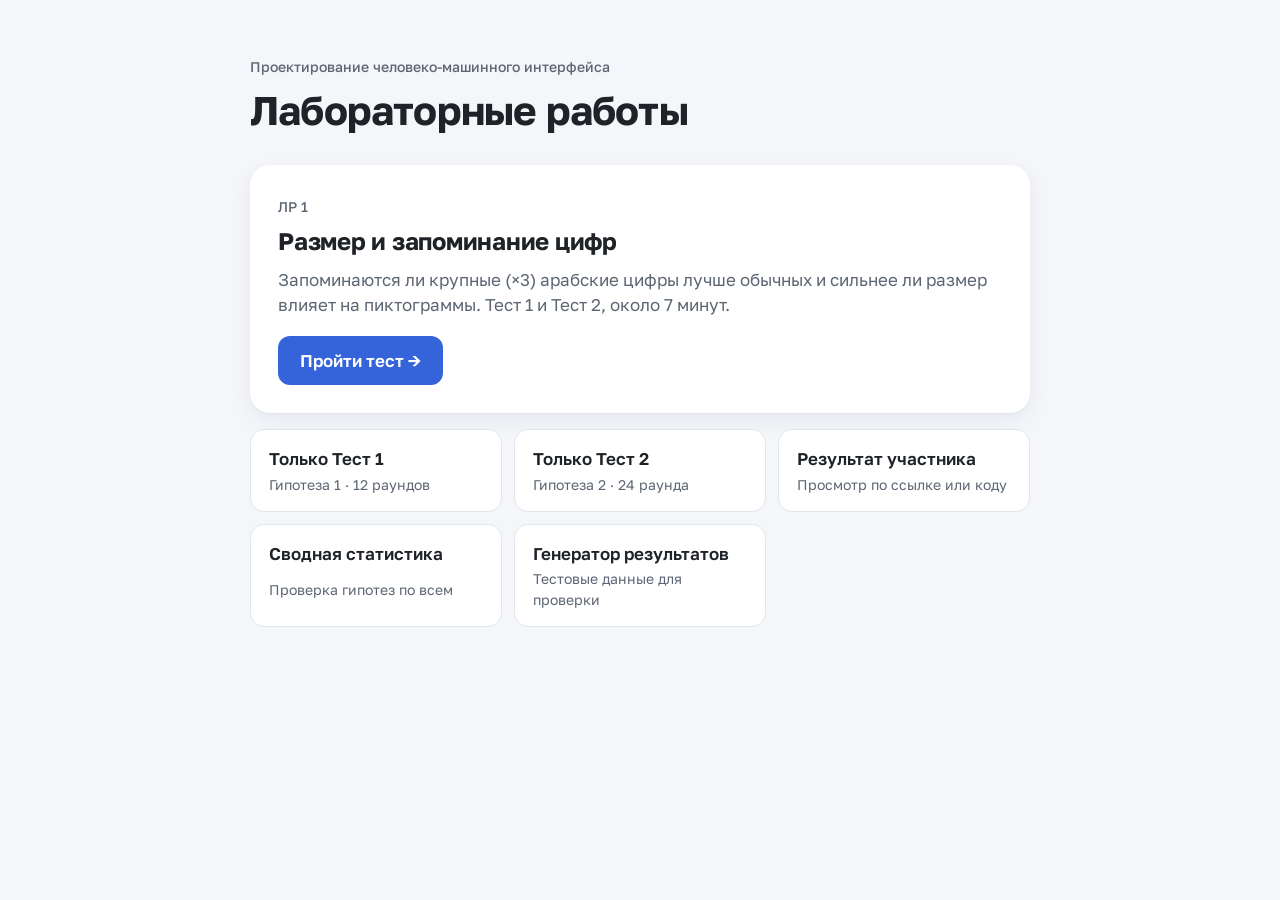
<file: index.html>
<!DOCTYPE html>
<html lang="ru">
<head>
  <meta charset="UTF-8">
  <meta name="viewport" content="width=device-width, initial-scale=1">
  <meta name="theme-color" content="#f4f6fa">
  <title>Проектирование ЧМИ — лабораторные</title>
  <link rel="preconnect" href="https://fonts.googleapis.com">
  <link rel="preconnect" href="https://fonts.gstatic.com" crossorigin>
  <link rel="stylesheet" href="https://fonts.googleapis.com/css2?family=Golos+Text:wght@400;500;600;700&display=swap">
  <style>
    * { box-sizing: border-box; }
    html, body { overflow-x: clip; }
    body { margin: 0; font-family: "Golos Text", system-ui, -apple-system, "Segoe UI", Roboto, Arial, sans-serif; font-size: 17px; line-height: 1.5; background: #f4f6fa; color: #1f2328; -webkit-font-smoothing: antialiased; }
    main { max-width: 820px; margin: 0 auto; padding: 56px 20px; }
    .eyebrow { color: #5d6673; font-size: 14px; font-weight: 500; margin: 0 0 10px; }
    h1 { font-size: clamp(28px, 5vw, 40px); letter-spacing: -0.02em; line-height: 1.15; margin: 0 0 32px; }
    .lab { display: block; padding: 28px; background: #fff; border-radius: 20px; box-shadow: 0 1px 2px rgba(20,30,50,.05), 0 8px 24px rgba(20,30,50,.06); color: inherit; text-decoration: none; transition: transform .15s, box-shadow .15s; }
    .lab:hover { transform: translateY(-2px); box-shadow: 0 2px 4px rgba(20,30,50,.06), 0 14px 32px rgba(20,30,50,.09); }
    .lab small { color: #5d6673; font-size: 14px; font-weight: 500; }
    .lab h2 { font-size: 24px; letter-spacing: -0.01em; margin: 4px 0 8px; }
    .lab p { color: #5d6673; margin: 0 0 18px; }
    .go { display: inline-flex; padding: 12px 22px; border-radius: 12px; background: #3563d9; color: #fff; font-weight: 600; }
    .links { display: grid; grid-template-columns: repeat(auto-fit, minmax(220px, 1fr)); gap: 12px; margin-top: 16px; }
    .links a { display: grid; gap: 2px; padding: 16px 18px; background: #fff; border-radius: 14px; color: inherit; text-decoration: none; border: 1px solid #e1e5ec; }
    .links a:hover { border-color: #3563d9; }
    .links b { font-weight: 600; }
    .links span { color: #5d6673; font-size: 14px; }
    @media (max-width: 560px) { main { padding: 32px 16px; } .lab { padding: 22px 18px; } }
  </style>
</head>
<body>
  <main>
    <p class="eyebrow">Проектирование человеко-машинного интерфейса</p>
    <h1>Лабораторные работы</h1>

    <a class="lab" href="lab_1/">
      <small>ЛР 1</small>
      <h2>Размер и запоминание цифр</h2>
      <p>Запоминаются ли крупные (×3) арабские цифры лучше обычных и сильнее ли размер влияет на пиктограммы. Тест 1 и Тест 2, около 7 минут.</p>
      <span class="go">Пройти тест →</span>
    </a>

    <div class="links">
      <a href="lab_1/?test=1"><b>Только Тест 1</b><span>Гипотеза 1 · 12 раундов</span></a>
      <a href="lab_1/?test=2"><b>Только Тест 2</b><span>Гипотеза 2 · 24 раунда</span></a>
      <a href="lab_1/view.html"><b>Результат участника</b><span>Просмотр по ссылке или коду</span></a>
      <a href="lab_1/summary.html"><b>Сводная статистика</b><span>Проверка гипотез по всем</span></a>
      <a href="lab_1/generate.html"><b>Генератор результатов</b><span>Тестовые данные для проверки</span></a>
    </div>
  </main>
</body>
</html>
</file>
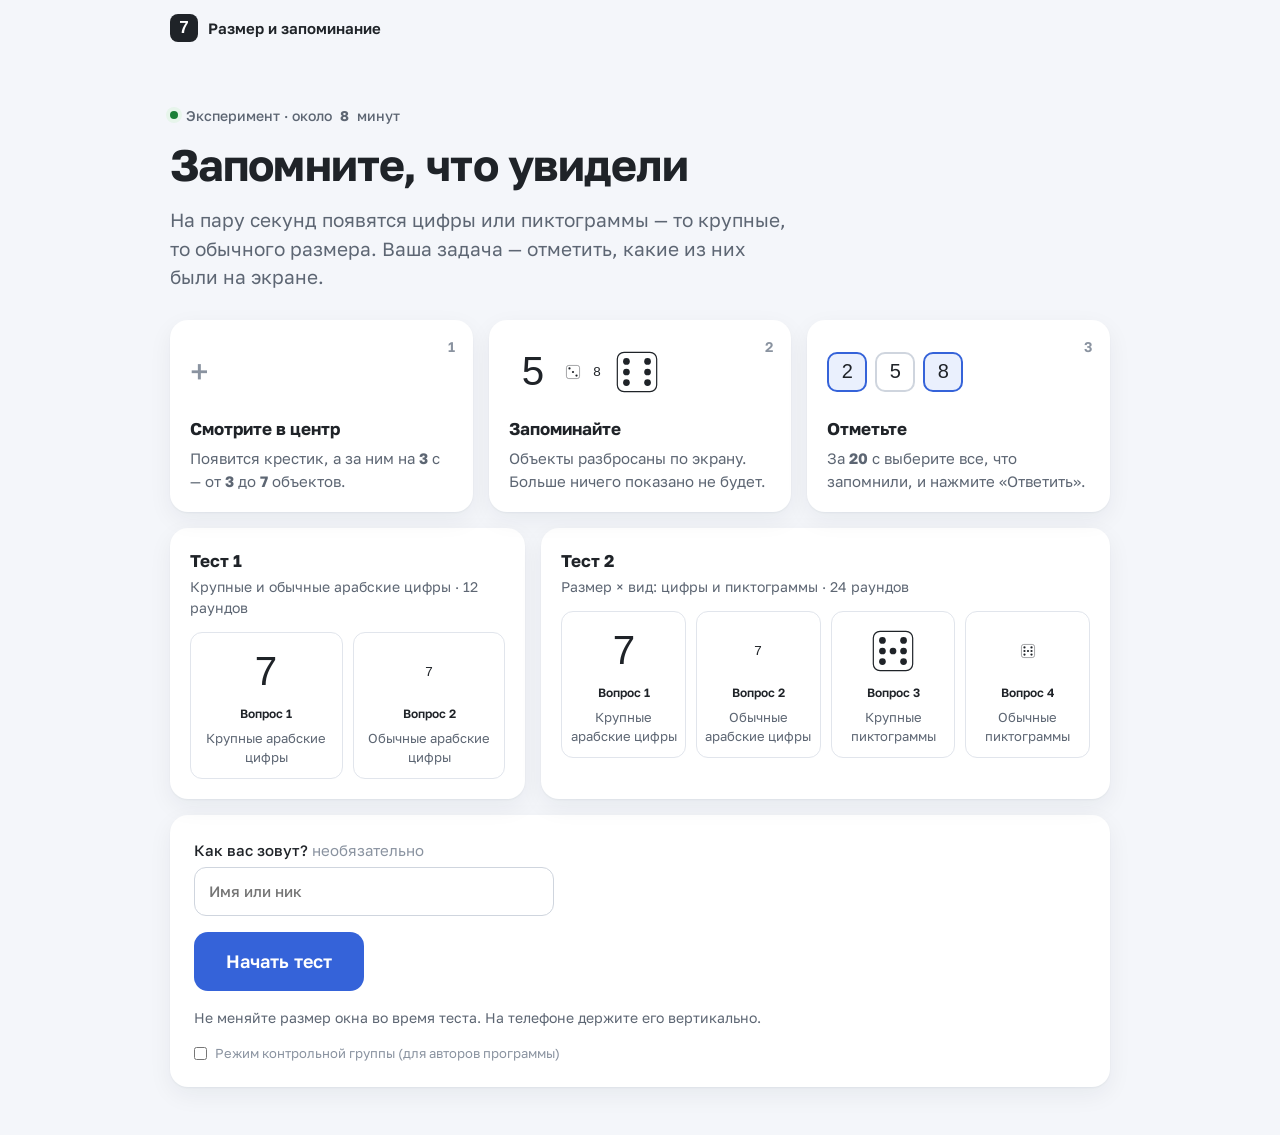
<file: lab_1/index.html>
<!DOCTYPE html>
<html lang="ru">
<head>
  <meta charset="UTF-8">
  <meta name="viewport" content="width=device-width, initial-scale=1, viewport-fit=cover">
  <meta name="theme-color" content="#f4f6fa">
  <title>ЛР 1 — Размер и запоминание</title>
  <link rel="preconnect" href="https://fonts.googleapis.com">
  <link rel="preconnect" href="https://fonts.gstatic.com" crossorigin>
  <link rel="stylesheet" href="https://fonts.googleapis.com/css2?family=Golos+Text:wght@400;500;600;700&display=swap">
  <link rel="stylesheet" href="test.css">
</head>
<body>
  <header class="bar">
    <div class="bar-in">
      <a href="../" class="brand"><span class="brand-mark">7</span><span class="brand-text">Размер и запоминание</span></a>
      <span id="progress" class="bar-progress"></span>
    </div>
    <div id="track" class="track" hidden></div>
  </header>

  <main id="app">
    <!-- Старт -->
    <section id="screen-start" class="screen">
      <div class="hero">
        <p class="eyebrow"><span class="dot"></span>Эксперимент · около <b id="dur-label">7</b> минут</p>
        <h1>Запомните, что увидели</h1>
        <p class="lead">На пару секунд появятся цифры или пиктограммы — то крупные, то обычного размера. Ваша задача — отметить, какие из них были на экране.</p>
      </div>

      <ol class="steps">
        <li class="step">
          <span class="step-n">1</span>
          <div class="step-pic"><span class="mini fix">+</span></div>
          <b>Смотрите в центр</b>
          <span>Появится крестик, а за ним на <b id="t-label">3</b>&nbsp;с — от <b id="min-label">3</b> до <b id="max-label">7</b> объектов.</span>
        </li>
        <li class="step">
          <span class="step-n">2</span>
          <div class="step-pic" id="step-pic"></div>
          <b>Запоминайте</b>
          <span>Объекты разбросаны по экрану. Больше ничего показано не будет.</span>
        </li>
        <li class="step">
          <span class="step-n">3</span>
          <div class="step-pic step-keys"><i class="on">2</i><i>5</i><i class="on">8</i></div>
          <b>Отметьте</b>
          <span>За <b id="a-label">20</b>&nbsp;с выберите все, что запомнили, и нажмите «Ответить».</span>
        </li>
      </ol>

      <div class="plan" id="plan"></div>

      <div class="start-card">
        <label class="field">
          <span>Как вас зовут? <em>необязательно</em></span>
          <input id="name" type="text" maxlength="40" autocomplete="name" placeholder="Имя или ник">
        </label>
        <button id="btn-start" class="btn big">Начать тест</button>
        <p class="note">Не меняйте размер окна во время теста. На телефоне держите его вертикально.</p>
        <label class="check"><input type="checkbox" id="control-mode"> Режим контрольной группы (для авторов программы)</label>
      </div>
    </section>

    <!-- Вступление к вопросу -->
    <section id="screen-block" class="screen center" hidden>
      <div class="panel block">
        <p class="eyebrow" id="block-kicker"></p>
        <h2 id="block-title"></h2>
        <div class="preview" id="block-preview"></div>
        <p class="preview-cap" id="block-cap"></p>
        <p class="muted" id="block-text"></p>
        <button id="btn-block" class="btn big">Начать вопрос</button>
        <p class="kbd-hint">или нажмите <kbd>Enter</kbd></p>
      </div>
    </section>

    <!-- Показ -->
    <section id="screen-show" class="screen" hidden>
      <div id="stage" class="stage"><div class="fixation">+</div></div>
    </section>

    <!-- Ответ -->
    <section id="screen-answer" class="screen center" hidden>
      <div class="panel answer">
        <div class="answer-head">
          <h2 id="answer-title">Что было на экране?</h2>
          <span class="chip" id="answer-chip"></span>
        </div>
        <div class="timer" id="answer-timer">
          <div class="timer-row"><span class="timer-label"></span><span class="timer-val"></span></div>
          <div class="timer-bar"><i></i></div>
        </div>
        <div id="options" class="options"></div>
        <div id="feedback" class="feedback" hidden></div>
        <div class="answer-foot">
          <span class="muted" id="picked">Ничего не отмечено</span>
          <button id="btn-submit" class="btn">Ответить</button>
          <button id="btn-next" class="btn" hidden>Дальше</button>
        </div>
        <p class="kbd-hint" id="answer-hint">Клавиши <kbd>1</kbd>–<kbd>9</kbd> — отметить, <kbd>Enter</kbd> — ответить</p>
      </div>
    </section>
  </main>

  <script src="render.js"></script>
  <script src="plan.js"></script>
  <script src="results.js"></script>
  <script src="telegram.js"></script>
  <script src="app.js"></script>
</body>
</html>
</file>
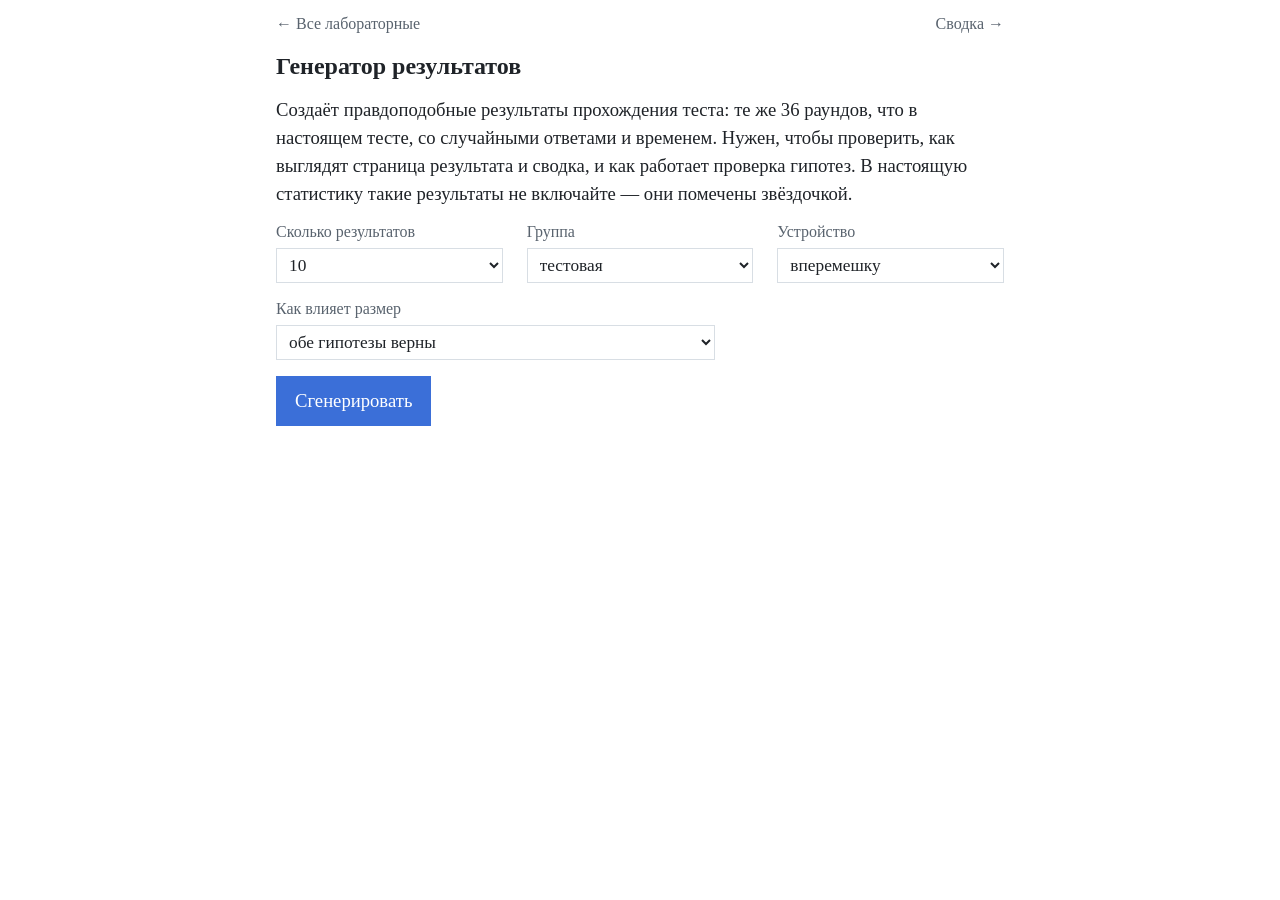
<file: lab_1/generate.html>
<!DOCTYPE html>
<html lang="ru">
<head>
  <meta charset="UTF-8">
  <meta name="viewport" content="width=device-width, initial-scale=1">
  <title>ЛР 1 — Генератор результатов</title>
  <link rel="stylesheet" href="style.css">
</head>
<body>
  <header class="top">
    <a href="../" class="back">← Все лабораторные</a>
    <a href="summary.html" class="back">Сводка →</a>
  </header>

  <main>
    <section class="card">
      <h1>Генератор результатов</h1>
      <p>Создаёт правдоподобные результаты прохождения теста: те же 36 раундов, что в настоящем тесте, со случайными ответами и временем. Нужен, чтобы проверить, как выглядят страница результата и сводка, и как работает проверка гипотез. В настоящую статистику такие результаты не включайте — они помечены звёздочкой.</p>

      <div class="form">
        <label>Сколько результатов
          <select id="count">
            <option value="1">1</option>
            <option value="5">5</option>
            <option value="10" selected>10</option>
            <option value="20">20</option>
          </select>
        </label>
        <label>Группа
          <select id="group">
            <option value="test">тестовая</option>
            <option value="control">контрольная</option>
            <option value="mixed">вперемешку</option>
          </select>
        </label>
        <label>Устройство
          <select id="device">
            <option value="mixed">вперемешку</option>
            <option value="pc">компьютер</option>
            <option value="phone">телефон</option>
          </select>
        </label>
        <label>Как влияет размер
          <select id="effect">
            <option value="both">обе гипотезы верны</option>
            <option value="h1">крупные лучше, но одинаково для цифр и пиктограмм</option>
            <option value="none">размер не влияет</option>
            <option value="random">у каждого по-своему (случайно)</option>
          </select>
        </label>
      </div>

      <div class="actions">
        <button id="btn-gen" class="btn primary">Сгенерировать</button>
      </div>
    </section>

    <section id="out" class="card" hidden>
      <h2>Готовые результаты</h2>
      <ol id="list" class="gen-list"></ol>
      <div class="actions">
        <button id="btn-summary" class="btn primary">Посчитать в сводке</button>
        <button id="btn-copy" class="btn">Скопировать все ссылки</button>
      </div>
      <p class="hint" id="msg">«Посчитать в сводке» откроет сводку сразу с этими результатами.</p>
    </section>
  </main>

  <script src="render.js"></script>
  <script src="plan.js"></script>
  <script src="results.js"></script>
  <script src="generate.js"></script>
</body>
</html>
</file>
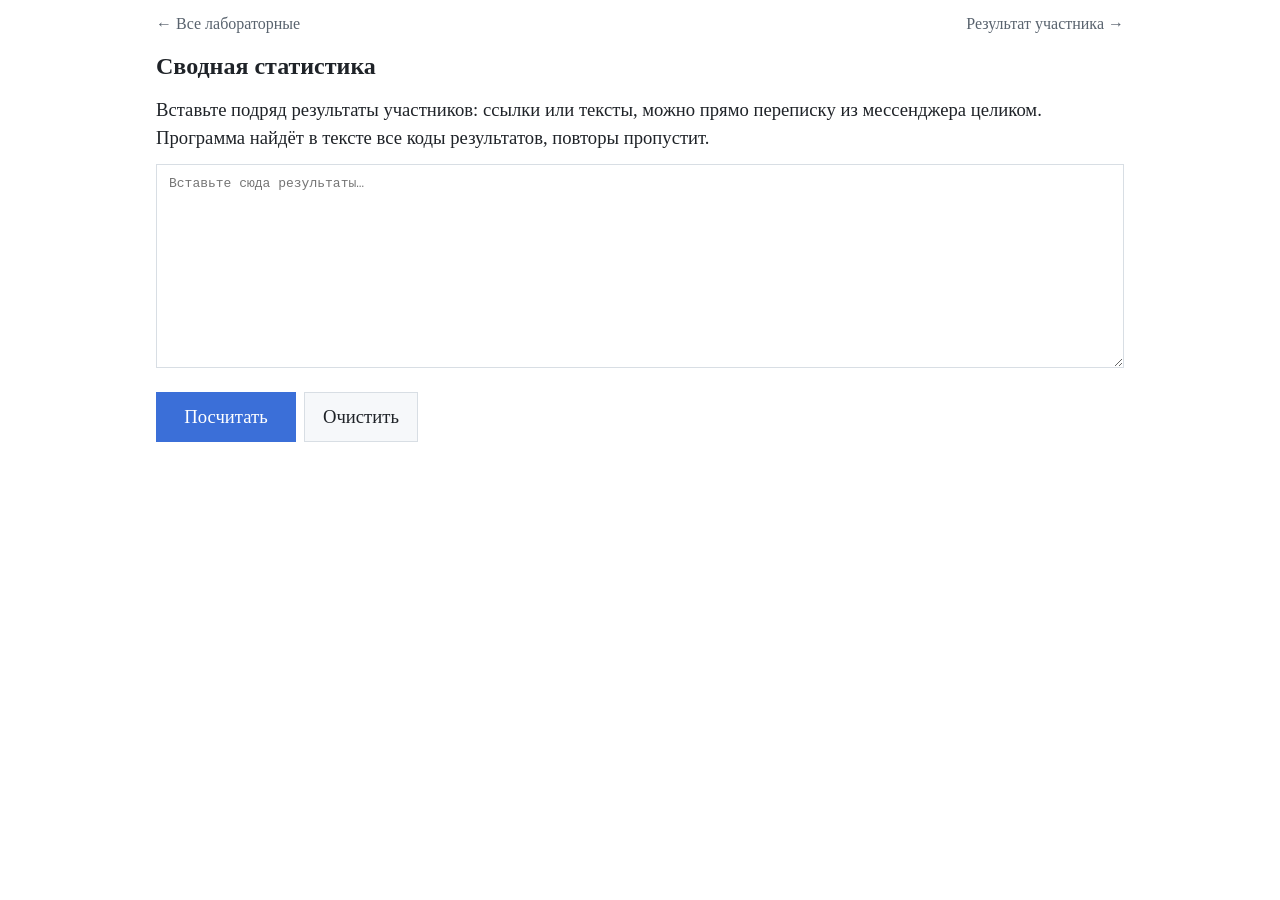
<file: lab_1/summary.html>
<!DOCTYPE html>
<html lang="ru">
<head>
  <meta charset="UTF-8">
  <meta name="viewport" content="width=device-width, initial-scale=1">
  <title>ЛР 1 — Сводная статистика</title>
  <link rel="stylesheet" href="style.css">
</head>
<body class="wide">
  <header class="top">
    <a href="../" class="back">← Все лабораторные</a>
    <a href="view.html" class="back">Результат участника →</a>
  </header>

  <main>
    <section class="card">
      <h1>Сводная статистика</h1>
      <p>Вставьте подряд результаты участников: ссылки или тексты, можно прямо переписку из мессенджера целиком. Программа найдёт в тексте все коды результатов, повторы пропустит.</p>
      <textarea id="input" class="paste" rows="10" placeholder="Вставьте сюда результаты…"></textarea>
      <div class="actions">
        <button id="btn-calc" class="btn primary">Посчитать</button>
        <button id="btn-clear" class="btn">Очистить</button>
      </div>
      <p class="hint" id="status"></p>
    </section>

    <section id="out" hidden>
      <div class="card head-card">
        <div class="seg" id="filter"></div>
        <div class="actions">
          <button id="btn-copy" class="btn">Скопировать сводку текстом</button>
        </div>
        <p class="hint" id="copy-msg">Текст сводки содержит проверку гипотез и таблицы по всем участникам и по каждой группе. Его удобно вставить в отчёт.</p>
      </div>
      <div id="report"></div>
      <section class="card">
        <h2>Участники</h2>
        <div class="fig">
          <p class="fig-caption" id="people-caption">Таблица — Результаты каждого участника</p>
          <div class="table-wrap"><table class="tbl people" id="people"></table></div>
          <p class="fig-note">Проценты — доля правильно отмеченных объектов. Δ1 — разница «крупные − обычные» в Тесте 1; Δцифры и Δпикт. — то же в Тесте 2; последняя колонка — главный показатель гипотезы 2. Звёздочка — сгенерированный результат. Номер открывает подробный результат.</p>
        </div>
      </section>
    </section>
  </main>

  <script src="render.js"></script>
  <script src="results.js"></script>
  <script src="summary.js"></script>
</body>
</html>
</file>
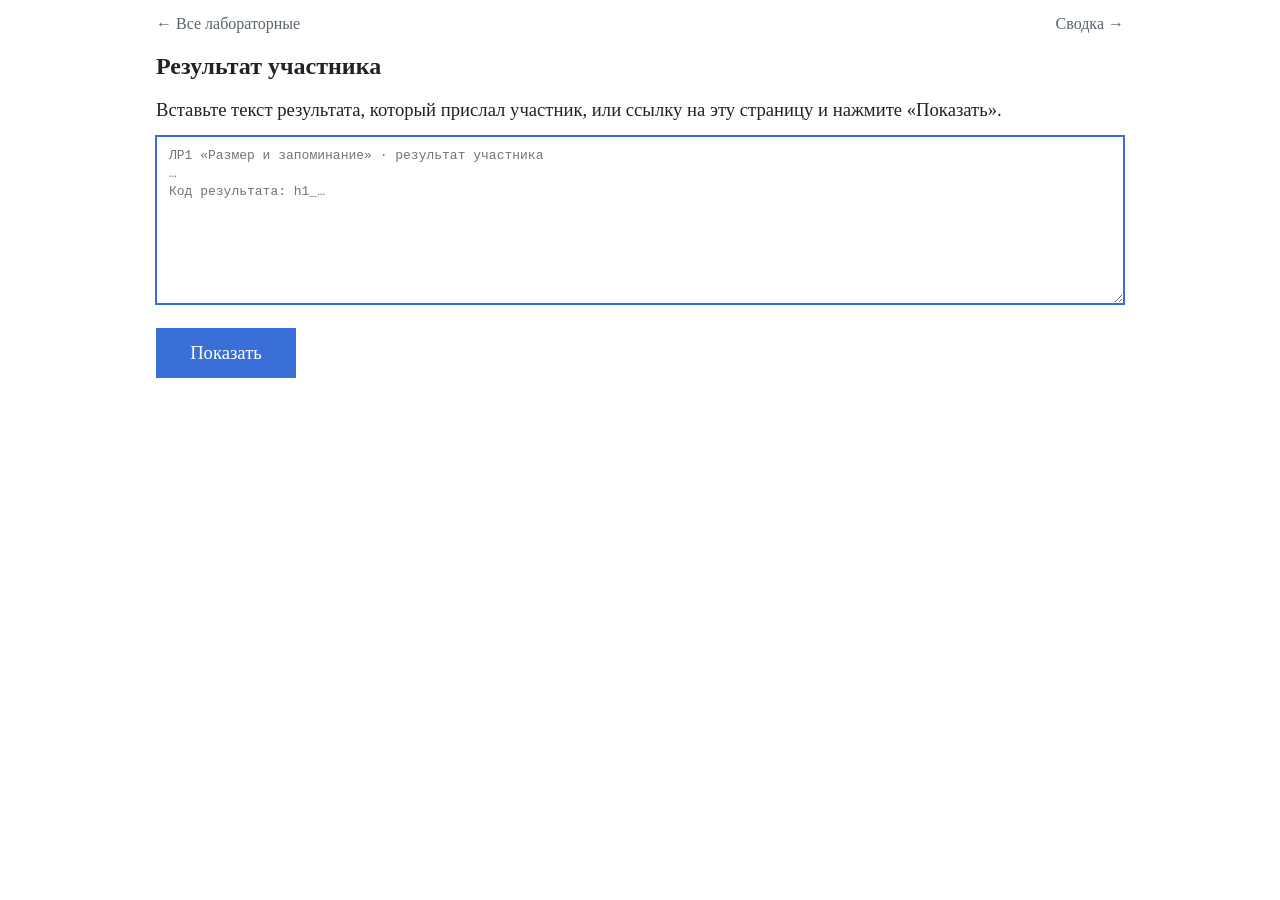
<file: lab_1/view.html>
<!DOCTYPE html>
<html lang="ru">
<head>
  <meta charset="UTF-8">
  <meta name="viewport" content="width=device-width, initial-scale=1">
  <title>ЛР 1 — Результат участника</title>
  <link rel="stylesheet" href="style.css">
</head>
<body class="wide">
  <header class="top">
    <a href="../" class="back">← Все лабораторные</a>
    <a href="summary.html" class="back">Сводка →</a>
  </header>

  <main>
    <section id="paste" class="card" hidden>
      <h1>Результат участника</h1>
      <p>Вставьте текст результата, который прислал участник, или ссылку на эту страницу и нажмите «Показать».</p>
      <textarea id="input" class="paste" rows="8" placeholder="ЛР1 «Размер и запоминание» · результат участника&#10;…&#10;Код результата: h1_…"></textarea>
      <div class="actions">
        <button id="btn-show" class="btn primary">Показать</button>
        <a id="btn-back" class="btn" href="#" hidden>Вернуться к результату</a>
      </div>
      <p class="hint" id="paste-msg"></p>
    </section>

    <section id="view" hidden>
      <div id="done" class="done" hidden>
        <b id="done-title">Спасибо за участие!</b>
        <span id="done-text"></span>
        <button id="btn-resend" class="btn" hidden>Отправить ещё раз</button>
      </div>
      <div class="card head-card">
        <h1>Результат</h1>
        <div class="meta" id="meta"></div>
        <div class="actions">
          <button id="btn-copy" class="btn primary">Скопировать результат</button>
          <button id="btn-link" class="btn primary">Скопировать ссылку</button>
          <a id="btn-again" class="btn" href="./">Пройти тест ещё раз</a>
          <button id="btn-other" class="btn">Открыть другой результат</button>
        </div>
        <p class="hint" id="copy-msg">Скопируйте результат текстом или ссылкой и отправьте тому, кто проводит тестирование.</p>
      </div>
      <div id="report"></div>
    </section>
  </main>

  <script src="render.js"></script>
  <script src="results.js"></script>
  <script src="telegram.js"></script>
  <script src="view.js"></script>
</body>
</html>
</file>
<file: lab_1/test.css>
:root {
  color-scheme: light;
  --bg: #f4f6fa;
  --panel: #ffffff;
  --ink: #1f2328;
  --muted: #5d6673;
  --soft: #8a93a0;
  --line: #e1e5ec;
  --line-2: #cfd5de;
  --accent: #3563d9;
  --accent-2: #2a52bb;
  --accent-bg: #eaf0fd;
  --ok: #1a7f37;
  --ok-bg: #e7f5eb;
  --miss: #b45309;
  --miss-bg: #fff4e5;
  --fa: #cf222e;
  --fa-bg: #fdecec;
  --warn: #d97706;
  --radius: 18px;
  --shadow: 0 1px 2px rgba(20, 30, 50, .05), 0 8px 24px rgba(20, 30, 50, .06);
}

* { box-sizing: border-box; }
[hidden] { display: none !important; }
html, body { overflow-x: clip; }

body {
  margin: 0;
  font-family: "Golos Text", system-ui, -apple-system, "Segoe UI", Roboto, Arial, sans-serif;
  font-size: 17px;
  line-height: 1.5;
  background: var(--bg);
  color: var(--ink);
  -webkit-font-smoothing: antialiased;
}
body.showing { background: #fff; }
body.showing .bar { visibility: hidden; }

h1, h2 { letter-spacing: -0.02em; line-height: 1.15; margin: 0; }
h1 { font-size: clamp(30px, 5vw, 44px); font-weight: 700; }
h2 { font-size: clamp(22px, 3.2vw, 28px); font-weight: 650; }
p { margin: 0; }
.muted { color: var(--muted); }
kbd {
  font: 600 12px/1 ui-monospace, Consolas, monospace;
  padding: 3px 6px;
  border: 1px solid var(--line-2);
  border-bottom-width: 2px;
  border-radius: 6px;
  background: #fff;
  color: var(--ink);
}

/* Шапка */
.bar { position: sticky; top: 0; z-index: 5; background: color-mix(in srgb, var(--bg) 88%, transparent); backdrop-filter: blur(8px); }
.bar-in { display: flex; align-items: center; justify-content: space-between; gap: 12px; max-width: 980px; height: 56px; margin: 0 auto; padding: 0 20px; }
.brand { display: inline-flex; align-items: center; gap: 10px; color: var(--ink); text-decoration: none; font-weight: 600; font-size: 15px; }
.brand-mark { display: grid; place-items: center; width: 28px; height: 28px; border-radius: 8px; background: var(--ink); color: #fff; font-family: Arial, sans-serif; font-size: 17px; }
.bar-progress { color: var(--muted); font-size: 14px; font-variant-numeric: tabular-nums; text-align: right; }
.track { display: flex; gap: 4px; max-width: 980px; margin: 0 auto; padding: 0 20px 10px; }
.track .seg { flex: 1; height: 5px; border-radius: 3px; background: var(--line); overflow: hidden; }
.track .seg i { display: block; height: 100%; width: 0; background: var(--accent); transition: width .3s; }
.track .seg.gap { margin-left: 10px; }

main { max-width: 980px; margin: 0 auto; padding: 8px 20px 48px; }
.screen.center { display: grid; place-items: center; min-height: calc(100vh - 56px - 60px); min-height: calc(100dvh - 56px - 60px); }

/* Кнопки */
.btn {
  display: inline-flex; align-items: center; justify-content: center; gap: 8px;
  font: inherit; font-weight: 600;
  padding: 12px 22px;
  border: 0; border-radius: 12px;
  background: var(--accent); color: #fff;
  cursor: pointer;
  transition: background .15s, transform .05s;
}
.btn:hover { background: var(--accent-2); }
.btn:active { transform: translateY(1px); }
.btn:focus-visible { outline: 3px solid color-mix(in srgb, var(--accent) 35%, transparent); outline-offset: 2px; }
.btn.big { padding: 16px 32px; font-size: 18px; border-radius: 14px; }

/* Старт */
.hero { padding: 36px 0 28px; max-width: 700px; }
.eyebrow { display: inline-flex; align-items: center; gap: 8px; color: var(--muted); font-size: 14px; font-weight: 500; margin-bottom: 14px; }
.eyebrow .dot { width: 8px; height: 8px; border-radius: 50%; background: var(--ok); box-shadow: 0 0 0 4px var(--ok-bg); }
.lead { margin-top: 16px; font-size: 19px; color: var(--muted); max-width: 620px; }

.steps { list-style: none; display: grid; grid-template-columns: repeat(3, 1fr); gap: 16px; padding: 0; margin: 0 0 16px; }
.step { position: relative; display: grid; gap: 6px; align-content: start; padding: 20px; background: var(--panel); border-radius: var(--radius); box-shadow: var(--shadow); }
.step > span:last-child { color: var(--muted); font-size: 15px; }
.step-n { position: absolute; top: 16px; right: 18px; color: var(--soft); font-weight: 600; font-size: 14px; }
.step-pic { display: flex; align-items: center; gap: 8px; height: 64px; margin-bottom: 6px; }
.step-pic svg { display: block; }
.mini.fix { font-size: 34px; color: var(--soft); font-weight: 300; }
.step-keys i { display: grid; place-items: center; width: 40px; height: 40px; border: 2px solid var(--line-2); border-radius: 10px; font: 500 20px Arial, sans-serif; font-style: normal; }
.step-keys i.on { border-color: var(--accent); background: var(--accent-bg); }

.plan { display: grid; grid-template-columns: 1fr 1.6fr; gap: 16px; margin-bottom: 16px; }
.plan-card { padding: 20px; background: var(--panel); border-radius: var(--radius); box-shadow: var(--shadow); }
.plan-card h3 { margin: 0 0 2px; font-size: 17px; }
.plan-card > p { color: var(--muted); font-size: 14px; margin-bottom: 14px; }
.plan-qs { display: grid; grid-template-columns: repeat(auto-fill, minmax(120px, 1fr)); gap: 10px; }
.plan-q { display: grid; justify-items: center; gap: 6px; padding: 12px 8px 10px; border: 1px solid var(--line); border-radius: 12px; text-align: center; font-size: 13px; color: var(--muted); }
.plan-q .pic { display: grid; place-items: center; height: 54px; }
.plan-q .pic svg { display: block; }
.plan-q b { color: var(--ink); font-weight: 600; font-size: 12px; }

.start-card { display: grid; justify-items: start; gap: 16px; padding: 24px; background: var(--panel); border-radius: var(--radius); box-shadow: var(--shadow); }
.field { display: grid; gap: 6px; width: min(100%, 360px); font-weight: 500; font-size: 15px; }
.field em { color: var(--soft); font-style: normal; font-weight: 400; }
.field input { font: inherit; padding: 12px 14px; border: 1px solid var(--line-2); border-radius: 12px; background: #fff; }
.field input:focus { outline: 3px solid color-mix(in srgb, var(--accent) 25%, transparent); border-color: var(--accent); }
.note { color: var(--muted); font-size: 14px; }
.check { display: flex; align-items: center; gap: 8px; color: var(--soft); font-size: 13px; cursor: pointer; }
.check input { margin: 0; }

/* Панель вопроса и ответа */
.panel { width: min(100%, 560px); padding: 32px; background: var(--panel); border-radius: 22px; box-shadow: var(--shadow); }
.block { text-align: center; display: grid; justify-items: center; gap: 12px; }
.block .eyebrow { margin: 0; }
.preview { display: flex; align-items: flex-end; justify-content: center; gap: 18px; min-height: 140px; width: 100%; margin: 8px 0 0; padding: 18px; border: 1px dashed var(--line-2); border-radius: 14px; }
.preview svg { display: block; }
.preview-cap { font-size: 13px; color: var(--soft); margin-top: -4px; }
.kbd-hint { color: var(--soft); font-size: 13px; }

.answer { display: grid; gap: 16px; width: min(100%, 460px); }
.answer-head { display: flex; align-items: center; justify-content: space-between; gap: 12px; }
.chip { flex: none; padding: 4px 10px; border-radius: 999px; background: var(--bg); color: var(--muted); font-size: 13px; font-weight: 500; }
.timer-row { display: flex; justify-content: space-between; font-size: 14px; color: var(--muted); margin-bottom: 6px; }
.timer-val { font-variant-numeric: tabular-nums; font-weight: 600; color: var(--ink); }
.timer-bar { height: 6px; border-radius: 3px; background: var(--line); overflow: hidden; }
.timer-bar i { display: block; height: 100%; width: 100%; background: var(--accent); border-radius: 3px; }
.timer.low .timer-bar i { background: var(--warn); }
.timer.low .timer-val { color: var(--warn); }
.timer.after .timer-bar i { background: var(--soft); }

.options { display: grid; grid-template-columns: repeat(3, 1fr); gap: 10px; }
.opt {
  position: relative;
  aspect-ratio: 1;
  padding: 20%;
  background: #fff;
  border: 2px solid var(--line);
  border-radius: 16px;
  cursor: pointer;
  transition: border-color .1s, background .1s, transform .05s;
  -webkit-tap-highlight-color: transparent;
}
.opt svg { width: 100%; height: 100%; display: block; }
.opt:hover:not(:disabled) { border-color: var(--line-2); background: #fafbfc; }
.opt:active:not(:disabled) { transform: scale(.97); }
.opt.selected { border-color: var(--accent); background: var(--accent-bg); }
.opt.selected::before { content: "✓"; position: absolute; top: 6px; right: 9px; color: var(--accent); font-weight: 700; font-size: 14px; }
.opt:disabled { cursor: default; }
.opt.hit { border-color: var(--ok); background: var(--ok-bg); }
.opt.miss { border-color: var(--miss); border-style: dashed; background: var(--miss-bg); }
.opt.fa { border-color: var(--fa); background: var(--fa-bg); }
.opt.hit::before, .opt.miss::after, .opt.fa::after { position: absolute; font-size: 11px; font-weight: 600; }
.opt.hit::before { content: "✓"; top: 6px; right: 9px; color: var(--ok); font-size: 14px; }
.opt.miss::after, .opt.fa::after { bottom: 4px; left: 0; right: 0; text-align: center; }
.opt.miss::after { content: "пропущено"; color: var(--miss); }
.opt.fa::after { content: "не было"; color: var(--fa); }

.answer-foot { display: flex; align-items: center; justify-content: space-between; gap: 12px; }
.answer-foot .muted { font-size: 14px; }
.feedback { padding: 12px 14px; border-radius: 12px; background: var(--bg); font-weight: 500; }
.feedback.ok { background: var(--ok-bg); color: var(--ok); }
.c-miss { color: var(--miss); }
.c-fa { color: var(--fa); }

/* Экран показа */
.stage {
  position: relative;
  height: calc(100vh - 56px - 40px);
  height: calc(100dvh - 56px - 40px);
  min-height: 320px;
  overflow: hidden;
  user-select: none;
  -webkit-user-select: none;
}
.fixation { position: absolute; inset: 0; display: grid; place-items: center; font-size: 44px; font-weight: 300; color: var(--soft); }
.obj { position: absolute; }
.obj svg { width: 100%; height: 100%; display: block; }

@media (max-width: 760px) {
  body { font-size: 16px; }
  .hero { padding: 20px 0 20px; }
  .lead { font-size: 17px; }
  .steps { grid-template-columns: 1fr; gap: 10px; }
  .step { grid-template-columns: 56px 1fr; column-gap: 14px; padding: 16px; }
  .step-pic { grid-row: span 2; height: auto; margin: 0; justify-content: center; }
  .step-keys i { width: 24px; height: 24px; font-size: 13px; border-radius: 6px; }
  .step-keys { gap: 3px; }
  .plan { grid-template-columns: 1fr; }
  .panel { padding: 22px 18px; }
  .start-card { padding: 20px 18px; }
  .start-card .btn.big { width: 100%; }
  .bar-in { padding: 0 16px; }
  .track { padding: 0 16px 8px; }
  main { padding: 4px 16px 32px; }
  .options { gap: 8px; }
  .kbd-hint { display: none; }
}

.step-pic span, .preview span { display: inline-block; flex: none; }
.step-pic span svg, .preview span svg { width: 100%; height: 100%; }

.answer { padding: 26px; }
.answer-head h2 { font-size: 22px; }

@media (max-width: 760px) {
  .step-pic span:nth-child(n+3) { display: none; }
  .step-pic span:first-child { width: 30px !important; height: 30px !important; }
  .answer { padding: 18px 16px; gap: 14px; }
  .answer-head h2 { font-size: 20px; }
}
@media (max-width: 480px) {
  body.running .brand-text { display: none; }
}
.panel, .preview { min-width: 0; }
.preview { flex-wrap: wrap; }
@media (max-width: 480px) {
  .preview { gap: 12px; padding: 12px; }
  .preview span:nth-child(3) { display: none; }
}
</file>
<file: lab_1/style.css>
:root {
  color-scheme: light;
  --bg: #ffffff;
  --ink: #1f2328;
  --muted: #59636e;
  --line: #d8dee4;
  --grid: #eceff2;
  --gridline: #d0d7de;
  --accent: #3b6fd8;
  --ok: #1f883d;
  --miss: #b45309;
  --fa: #cf222e;
  --s-large: #2a58b8;
  --s-small: #8fb0ea;
}

* { box-sizing: border-box; }
[hidden] { display: none !important; }
html, body { overflow-x: clip; }
main, .fig, #report, section { min-width: 0; max-width: 100%; }

body {
  margin: 0;
  font-family: "Times New Roman", Times, serif;
  font-size: 14pt;
  line-height: 1.5;
  background: var(--bg);
  color: var(--ink);
}

.top {
  display: flex;
  justify-content: space-between;
  align-items: center;
  gap: 12px;
  max-width: 760px;
  height: 48px;
  margin: 0 auto;
  padding: 12px 16px;
  font-size: 12pt;
  color: var(--muted);
}
body.wide .top, body.wide main { max-width: 1000px; }
body.showing .top { visibility: hidden; }
.back { color: var(--muted); text-decoration: none; }
.back:hover { color: var(--accent); }

main { max-width: 760px; margin: 0 auto; padding: 0 16px 40px; }
.card + .card, #report, #report .card + .card, #report + .card { margin-top: 44px; }

h1 { font-size: 18pt; margin: 0 0 12px; }
h2 { font-size: 16pt; margin: 0 0 16px; }
h3 { font-size: 14pt; margin: 0 0 6px; }
p { margin: 0 0 12px; }
.hint { color: var(--muted); font-size: 12pt; margin: 12px 0 0; }
.muted { color: var(--muted); }
.explain { margin: 8px 0 0; }
.kicker { color: var(--muted); font-size: 12pt; margin: 0 0 4px; }

.legend { display: flex; flex-wrap: wrap; gap: 24px; align-items: center; margin: 16px 0 20px; }
.legend-item { display: flex; align-items: center; gap: 12px; color: var(--muted); }
.legend-pic { width: 52px; height: 52px; }
.legend-pic.pic-large { width: 96px; height: 96px; }
.legend-pic.pic-small { width: 32px; height: 32px; }
.legend-pic svg { width: 100%; height: 100%; display: block; }

.btn {
  display: inline-block;
  font: inherit;
  padding: 10px 18px;
  border: 1px solid var(--line);
  background: #f6f8fa;
  color: var(--ink);
  cursor: pointer;
  text-decoration: none;
}
.btn:hover { background: #eef1f4; }
.btn.primary { background: var(--accent); border-color: var(--accent); color: #fff; min-width: 140px; }
.btn.primary:hover { background: #3262c4; }
.check { display: flex; align-items: center; gap: 10px; margin-top: 28px; color: var(--muted); font-size: 12pt; cursor: pointer; }
.check input { width: 18px; height: 18px; margin: 0; }
.actions { display: flex; flex-wrap: wrap; gap: 8px; margin-top: 16px; }

.form { display: grid; grid-template-columns: repeat(auto-fit, minmax(220px, 1fr)); gap: 14px 24px; margin-top: 8px; }
.form label { display: grid; gap: 4px; font-size: 12pt; color: var(--muted); }
.form select { font: inherit; font-size: 13pt; color: var(--ink); padding: 6px 8px; border: 1px solid var(--line); background: #fff; }
.gen-list { margin: 0; padding-left: 1.4em; }
.gen-list li { margin: 0 0 6px; }

/* Экран показа */
.stage {
  position: relative;
  height: calc(100vh - 48px - 40px);
  height: calc(100dvh - 48px - 40px);
  min-height: 320px;
  overflow: hidden;
  user-select: none;
}
.fixation { position: absolute; inset: 0; display: grid; place-items: center; font-size: 40px; color: var(--muted); }
.obj { position: absolute; }
.obj svg { width: 100%; height: 100%; display: block; }

/* Экран ответа */
.timer { margin: -6px 0 14px; }
.timer-row { display: flex; justify-content: space-between; gap: 12px; font-size: 12pt; color: var(--muted); margin-bottom: 4px; }
.timer-val { font-variant-numeric: tabular-nums; }
.timer-bar { height: 6px; background: var(--grid); overflow: hidden; }
.timer-bar i { display: block; height: 100%; width: 100%; background: #8c959f; }

.options { display: grid; grid-template-columns: repeat(3, 1fr); gap: 10px; max-width: 360px; margin-bottom: 16px; }
.opt { aspect-ratio: 1; padding: 16%; background: #fff; border: 2px solid var(--line); cursor: pointer; position: relative; }
.opt svg { width: 100%; height: 100%; display: block; }
.opt:hover:not(:disabled) { border-color: #9aa5b1; }
.opt.selected { border-color: var(--accent); background: #eaf1ff; }
.opt:disabled { cursor: default; }
.opt.hit { border-color: var(--ok); background: #e6f6ea; }
.opt.miss { border-color: var(--miss); border-style: dashed; background: #fff6e8; }
.opt.fa { border-color: var(--fa); background: #fdecee; }
.opt.miss::after, .opt.fa::after { position: absolute; bottom: 2px; left: 0; right: 0; font-size: 10pt; line-height: 1.2; text-align: center; }
.opt.miss::after { content: "пропуск"; color: var(--miss); }
.opt.fa::after { content: "лишнее"; color: var(--fa); }

.feedback { padding: 10px 12px; margin-bottom: 16px; background: #f6f8fa; }
.feedback.ok { background: #e6f6ea; color: var(--ok); }
.c-miss { color: var(--miss); }
.c-fa { color: var(--fa); }
.c-ok { color: var(--ok); }

/* Результаты */
.done { display: grid; gap: 4px; padding: 16px 18px; margin-bottom: 32px; border-left: 4px solid var(--accent); background: #eef3fd; }
.done b { font-size: 16pt; }
.done .btn { justify-self: start; margin-top: 8px; }
.done.ok { border-color: var(--ok); background: #e9f6ec; }
.done.err { border-color: var(--fa); background: #fdeeee; }
.done.wait b::after { content: " ⏳"; }
.done.ok b::after { content: " ✓"; color: var(--ok); }
.paste {
  width: 100%;
  font: 13px/1.4 ui-monospace, Consolas, "Courier New", monospace;
  padding: 10px 12px;
  border: 1px solid var(--line);
  resize: vertical;
}
.paste:focus { outline: 2px solid var(--accent); outline-offset: -1px; }
.meta { display: flex; flex-wrap: wrap; gap: 8px 28px; }
.meta span { display: block; color: var(--muted); font-size: 12pt; }

.hyp { padding: 14px 16px; border-left: 4px solid currentColor; background: #f6f8fa; }
.hyp + .hyp { margin-top: 20px; }
.hyp h3, .hyp .explain, .hyp .kv { color: var(--ink); }
.hyp .explain.muted { color: var(--muted); font-size: 12pt; }
.verdict { font-weight: 700; margin: 4px 0 8px; }
.v-yes { color: var(--ok); }
.v-maybe { color: var(--miss); }
.v-no { color: var(--fa); }
.v-none { color: var(--muted); }
.kv { border-collapse: collapse; font-variant-numeric: tabular-nums; }
.kv td { padding: 2px 16px 2px 0; vertical-align: top; }

.fig { margin: 36px 0 0; }
.fig figcaption, .fig-caption { font-weight: 700; margin: 0 0 12px; }
.fig-note { color: var(--muted); font-size: 12pt; margin: 8px 0 0; }
.axis-title { color: var(--muted); text-align: center; font-size: 12pt; }

.glyph { display: inline-flex; align-items: center; justify-content: center; width: 1.6em; height: 1.6em; flex: none; margin-right: 6px; }
.glyph svg { display: block; }
.glyph.g-large svg { width: 100%; height: 100%; }
.glyph.g-small svg { width: 34%; height: 34%; }

.hchart { display: grid; gap: 10px; }
.hrow { display: grid; grid-template-columns: 250px 1fr; gap: 12px; align-items: center; }
.hlabel { display: flex; align-items: center; }
.hb { display: grid; grid-template-columns: 1fr 150px; gap: 12px; align-items: center; }
.htrack {
  position: relative;
  height: 26px;
  border-left: 1px solid #6e7781;
  background: linear-gradient(to right, var(--gridline) 1px, transparent 1px) 0 0 / 25% 100% repeat-x;
  box-shadow: inset -1px 0 0 var(--gridline);
}
.htrack i { position: absolute; left: 0; top: 2px; bottom: 2px; border-radius: 0 4px 4px 0; }
.s-large { background: var(--s-large); }
.s-small { background: var(--s-small); }
.hval { font-variant-numeric: tabular-nums; line-height: 1.25; }
.hval span { display: block; color: var(--muted); font-size: 12pt; }
.haxis { position: relative; height: 1.3em; font-size: 12pt; color: var(--muted); }
.haxis span { position: absolute; transform: translateX(-50%); }
.dtrack { position: relative; height: 26px; background: var(--grid); }
.dtrack i { position: absolute; top: 2px; bottom: 2px; }
.dtrack i.pos { background: var(--s-large); }
.dtrack i.neg { background: var(--fa); }
.dtrack .zero { position: absolute; left: 50%; top: -4px; bottom: -4px; border-left: 1px solid var(--ink); }

.table-wrap { overflow-x: auto; max-width: 100%; -webkit-overflow-scrolling: touch; }
.tbl { width: 100%; border-collapse: collapse; font-variant-numeric: tabular-nums; }
.tbl th, .tbl td { padding: 4px 8px; border: 1px solid #8c959f; text-align: left; white-space: nowrap; }
.tbl th { font-weight: 700; background: #f6f8fa; }
.tbl.people { font-size: 12pt; }
.tbl.people th { white-space: normal; vertical-align: bottom; }
.tbl.people td:first-child a { color: var(--accent); font-weight: 700; }

.seg { display: inline-flex; flex-wrap: wrap; border: 1px solid var(--line); }
.seg button { font: inherit; padding: 8px 14px; border: 0; background: #fff; cursor: pointer; color: var(--ink); }
.seg button + button { border-left: 1px solid var(--line); }
.seg button span { color: var(--muted); margin-left: 4px; }
.seg button.on { background: var(--accent); color: #fff; }
.seg button.on span { color: #dbe6ff; }
.seg button:disabled { color: #9aa5b1; cursor: default; }

@media (max-width: 640px) {
  body { font-size: 12pt; line-height: 1.45; }
  h1 { font-size: 16pt; }
  .hint, .meta span, .timer-row, .top, .fig-note, .axis-title, .haxis, .tbl, .tbl.people, .hval span { font-size: 10pt; }
  .hrow { grid-template-columns: 1fr; gap: 4px; }
  .hb { grid-template-columns: 1fr 110px; gap: 8px; }
  .options { gap: 6px; }
  .opt.miss::after, .opt.fa::after { font-size: 8pt; bottom: 0; }
  .tbl th, .tbl td { padding: 3px 5px; }
  .hyp { padding: 12px; }
}
</file>
